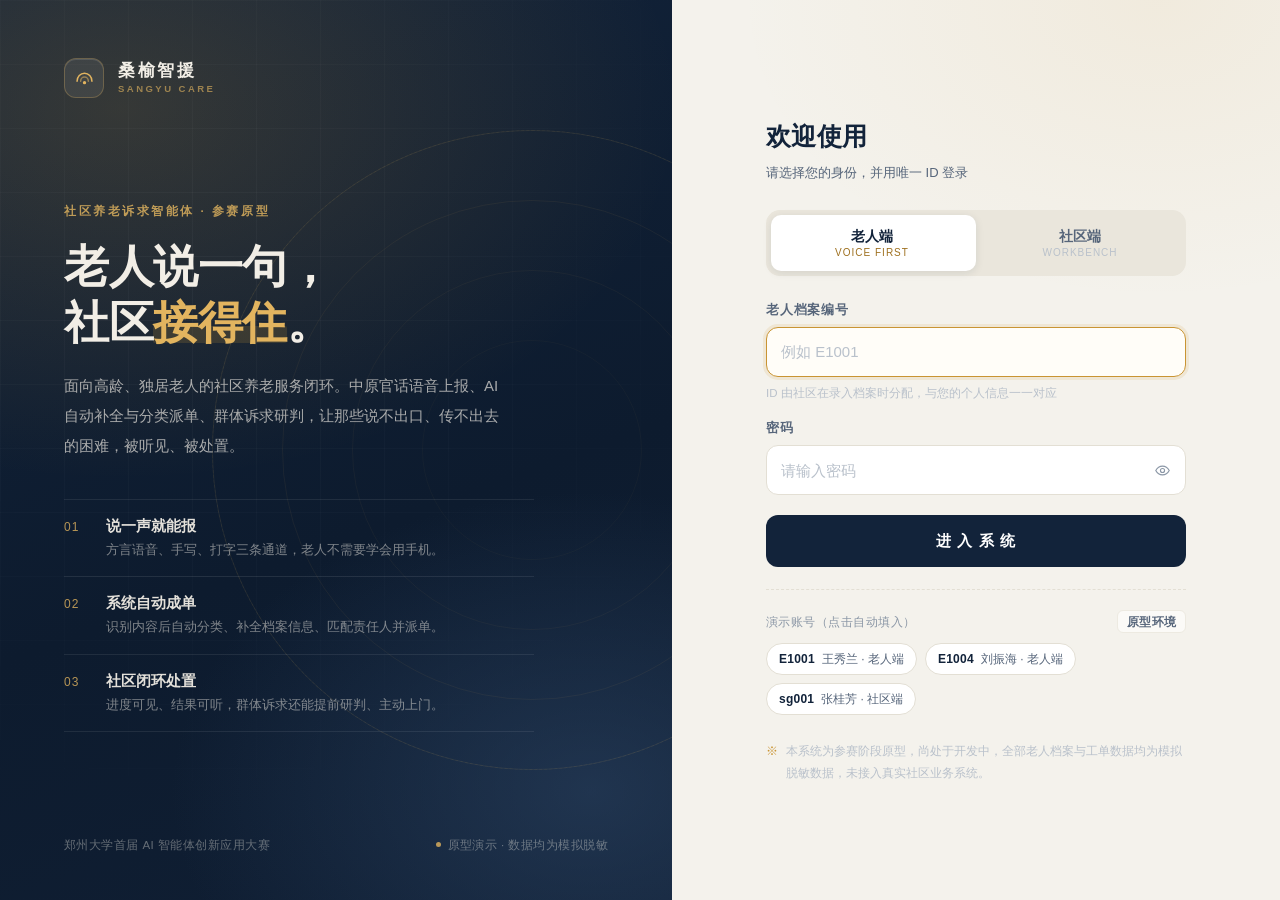
<file: index.html>
<!DOCTYPE html>
<html lang="zh-CN">
<head>
<meta charset="UTF-8">
<meta name="viewport" content="width=device-width, initial-scale=1">
<title>桑榆智援 · 登录</title>
<meta name="description" content="社区养老诉求智能体 —— 老人端与社区端统一入口">
<link rel="stylesheet" href="assets/css/base.css">
<link rel="stylesheet" href="assets/css/login.css">
</head>
<body class="login-page">

<div class="login">

  <!-- ================= 品牌区 ================= -->
  <section class="login-brand">
    <div class="rings"><span></span><span></span><span></span><span></span><span></span></div>

    <div class="top">
      <div class="brand-mark">
        <svg viewBox="0 0 24 24" fill="none" aria-hidden="true">
          <path d="M3.5 15.2c0-5.1 3.8-9.2 8.5-9.2s8.5 4.1 8.5 9.2" stroke="currentColor" stroke-width="1.7" stroke-linecap="round"/>
          <path d="M7.6 15.2c0-2.7 1.9-4.8 4.4-4.8s4.4 2.1 4.4 4.8" stroke="currentColor" stroke-width="1.7" stroke-linecap="round" opacity=".55"/>
          <circle cx="12" cy="16.8" r="1.9" fill="currentColor"/>
        </svg>
      </div>
      <div>
        <div class="brand-name">桑榆智援</div>
        <div class="brand-sub">SANGYU CARE</div>
      </div>
    </div>

    <div class="login-hero">
      <div class="eyebrow">社区养老诉求智能体 · 参赛原型</div>
      <h1>老人说一句，<br>社区<em>接得住</em>。</h1>
      <p>面向高龄、独居老人的社区养老服务闭环。中原官话语音上报、AI 自动补全与分类派单、群体诉求研判，让那些说不出口、传不出去的困难，被听见、被处置。</p>

      <div class="flow-list">
        <div class="flow-item">
          <div class="n">01</div>
          <div>
            <div class="t">说一声就能报</div>
            <div class="d">方言语音、手写、打字三条通道，老人不需要学会用手机。</div>
          </div>
        </div>
        <div class="flow-item">
          <div class="n">02</div>
          <div>
            <div class="t">系统自动成单</div>
            <div class="d">识别内容后自动分类、补全档案信息、匹配责任人并派单。</div>
          </div>
        </div>
        <div class="flow-item">
          <div class="n">03</div>
          <div>
            <div class="t">社区闭环处置</div>
            <div class="d">进度可见、结果可听，群体诉求还能提前研判、主动上门。</div>
          </div>
        </div>
      </div>
    </div>

    <div class="foot">
      <span>郑州大学首届 AI 智能体创新应用大赛</span>
      <span class="dotline"><i></i>原型演示 · 数据均为模拟脱敏</span>
    </div>
  </section>

  <!-- ================= 登录区 ================= -->
  <section class="login-panel">
    <div class="login-card">
      <h2>欢迎使用</h2>
      <p class="sub">请选择您的身份，并用唯一 ID 登录</p>

      <div class="roles" data-role="elder">
        <div class="slider"></div>
        <button type="button" class="on" data-role-btn="elder">
          老人端
          <small>VOICE FIRST</small>
        </button>
        <button type="button" data-role-btn="admin">
          社区端
          <small>WORKBENCH</small>
        </button>
      </div>

      <form class="login-form" id="loginForm" autocomplete="on" novalidate>
        <div class="field">
          <label for="uid" id="uidLabel">老人档案编号</label>
          <input class="input" id="uid" name="uid" type="text" placeholder="例如 E1001" autocomplete="username" spellcheck="false">
          <span class="field-hint" id="uidHint">ID 由社区在录入档案时分配，与您的个人信息一一对应</span>
        </div>

        <div class="field">
          <label for="pwd">密码</label>
          <div class="pw-wrap">
            <input class="input" id="pwd" name="pwd" type="password" placeholder="请输入密码" autocomplete="current-password">
            <button class="pw-toggle" type="button" id="pwToggle" aria-label="显示密码">
              <svg width="17" height="17" viewBox="0 0 24 24" fill="none" aria-hidden="true">
                <path d="M2.5 12S5.8 5.8 12 5.8 21.5 12 21.5 12 18.2 18.2 12 18.2 2.5 12 2.5 12Z" stroke="currentColor" stroke-width="1.6"/>
                <circle cx="12" cy="12" r="2.9" stroke="currentColor" stroke-width="1.6"/>
              </svg>
            </button>
          </div>
        </div>

        <div class="login-error" id="loginError">
          <svg width="14" height="14" viewBox="0 0 24 24" fill="none" aria-hidden="true"><circle cx="12" cy="12" r="9" stroke="currentColor" stroke-width="1.7"/><path d="M12 7.6v5.2M12 16.2v.2" stroke="currentColor" stroke-width="1.9" stroke-linecap="round"/></svg>
          <span id="loginErrorText"></span>
        </div>

        <button class="btn btn--block login-submit" type="submit" id="submitBtn">
          <span class="spinner"></span>
          <span class="txt">进 入 系 统</span>
        </button>
      </form>

      <div class="demo-box">
        <div class="hd">
          <span>演示账号（点击自动填入）</span>
          <span class="tag">原型环境</span>
        </div>
        <div class="demo-chips">
          <button class="demo-chip" type="button" data-fill="elder|E1001|123456"><b>E1001</b> 王秀兰 · 老人端</button>
          <button class="demo-chip" type="button" data-fill="elder|E1004|123456"><b>E1004</b> 刘振海 · 老人端</button>
          <button class="demo-chip" type="button" data-fill="admin|sg001|sq123456"><b>sg001</b> 张桂芳 · 社区端</button>
        </div>
      </div>

      <p class="login-note">
        <span class="ico">※</span>
        <span>本系统为参赛阶段原型，尚处于开发中，全部老人档案与工单数据均为模拟脱敏数据，未接入真实社区业务系统。</span>
      </p>
    </div>
  </section>

</div>

<div class="toast-wrap" id="toastWrap"></div>

<script src="assets/js/data.js"></script>
<script src="assets/js/store.js"></script>
<script src="assets/js/login.js"></script>
</body>
</html>
</file>
<file: assets/css/base.css>
/* ============================================================
   桑榆智援 · 设计系统
   深墨蓝 / 琥珀金 / 米白    —— 与项目展示 PPT 同一视觉语言
   ============================================================ */

:root {
  --ink: #12233A;
  --ink-2: #1B3050;
  --ink-3: #2E4767;
  --ink-soft: #3D5779;

  --amber: #C99433;
  --amber-l: #E2B45F;
  --amber-xl: #F3DFB8;
  --amber-d: #9E701F;

  --cream: #F4F2EC;
  --paper: #FBFAF7;
  --white: #FFFFFF;

  --slate: #56657A;
  --slate-l: #8B97A6;
  --slate-xl: #B9C1CB;

  --line: #E3DFD4;
  --line-2: #EDEAE1;

  --pos: #457A56;
  --pos-bg: #EAF2EC;
  --neg: #B0403A;
  --neg-bg: #F9EAE8;
  --info: #36689C;
  --info-bg: #E9F0F7;
  --violet: #63548C;
  --violet-bg: #EFECF6;
  --warn-bg: #FBF1DC;

  --r-s: 10px;
  --r-m: 16px;
  --r-l: 22px;
  --r-xl: 28px;

  --sh-s: 0 1px 2px rgba(18, 35, 58, .05);
  --sh-m: 0 8px 28px -12px rgba(18, 35, 58, .16);
  --sh-l: 0 24px 70px -30px rgba(18, 35, 58, .34);

  --ease: cubic-bezier(.22, .61, .36, 1);
  --ease-out: cubic-bezier(.16, 1, .3, 1);

  --font: "PingFang SC", "HarmonyOS Sans SC", "Microsoft YaHei UI", "Microsoft YaHei",
          "Source Han Sans SC", "Noto Sans SC", -apple-system, sans-serif;
  --font-num: "Bahnschrift", "DIN Alternate", "Optima", "Segoe UI", var(--font);
}

* { box-sizing: border-box; }

html { -webkit-text-size-adjust: 100%; }

body {
  margin: 0;
  font-family: var(--font);
  background: var(--cream);
  color: var(--ink);
  font-size: 16px;
  line-height: 1.6;
  -webkit-font-smoothing: antialiased;
  text-rendering: optimizeLegibility;
}

h1, h2, h3, h4, p, figure { margin: 0; }
ul, ol { margin: 0; padding: 0; list-style: none; }
a { color: inherit; text-decoration: none; }
button { font-family: inherit; }
img { max-width: 100%; display: block; }

::selection { background: var(--amber-xl); color: var(--ink); }

/* 细滚动条 */
* { scrollbar-width: thin; scrollbar-color: #CFC9BB transparent; }
*::-webkit-scrollbar { width: 8px; height: 8px; }
*::-webkit-scrollbar-thumb { background: #D5CFC1; border-radius: 8px; }
*::-webkit-scrollbar-thumb:hover { background: #C3BCAC; }
*::-webkit-scrollbar-track { background: transparent; }

/* ---------- 排版 ---------- */
.num { font-family: var(--font-num); font-variant-numeric: tabular-nums; letter-spacing: -.01em; }

.eyebrow {
  font-size: 11.5px;
  letter-spacing: .22em;
  text-transform: uppercase;
  color: var(--slate-l);
  font-weight: 600;
}
.eyebrow--amber { color: var(--amber-d); }

.lead { color: var(--slate); font-size: 14.5px; line-height: 1.8; }

/* ---------- 卡片 ---------- */
.card {
  background: var(--white);
  border: 1px solid var(--line-2);
  border-radius: var(--r-l);
  box-shadow: var(--sh-s);
}
.card--pad { padding: 22px 24px; }
.card--flush { overflow: hidden; }

.card-hd {
  display: flex;
  align-items: center;
  justify-content: space-between;
  gap: 12px;
  padding: 18px 22px;
  border-bottom: 1px solid var(--line-2);
}
.card-hd h3 { font-size: 15px; font-weight: 700; letter-spacing: .01em; }
.card-hd .sub { font-size: 12px; color: var(--slate-l); }

/* ---------- 按钮 ---------- */
.btn {
  --bg: var(--ink);
  --fg: #fff;
  display: inline-flex;
  align-items: center;
  justify-content: center;
  gap: 8px;
  height: 40px;
  padding: 0 18px;
  border: 1px solid transparent;
  border-radius: 999px;
  background: var(--bg);
  color: var(--fg);
  font-size: 13.5px;
  font-weight: 600;
  letter-spacing: .02em;
  cursor: pointer;
  transition: transform .22s var(--ease), box-shadow .22s var(--ease),
              background .22s var(--ease), border-color .22s var(--ease), opacity .2s;
  white-space: nowrap;
  user-select: none;
}
.btn:hover { transform: translateY(-1px); box-shadow: var(--sh-m); }
.btn:active { transform: translateY(0) scale(.99); }
.btn:disabled { opacity: .45; cursor: not-allowed; transform: none; box-shadow: none; }

.btn--ghost { --bg: transparent; --fg: var(--ink); border-color: var(--line); }
.btn--ghost:hover { background: var(--paper); border-color: #D3CDBF; }
.btn--amber { --bg: var(--amber); --fg: #fff; }
.btn--amber:hover { --bg: var(--amber-d); }
.btn--soft { --bg: var(--paper); --fg: var(--ink); border-color: var(--line-2); }
.btn--danger { --bg: var(--neg); --fg: #fff; }
.btn--sm { height: 32px; padding: 0 14px; font-size: 12.5px; }
.btn--block { width: 100%; }

.icon-btn {
  width: 38px; height: 38px;
  display: inline-flex; align-items: center; justify-content: center;
  border: 1px solid var(--line); border-radius: 50%;
  background: var(--white); color: var(--slate);
  cursor: pointer; transition: all .2s var(--ease); position: relative;
}
.icon-btn:hover { color: var(--ink); border-color: #D3CDBF; background: var(--paper); }
.icon-btn svg { width: 17px; height: 17px; }

.link-btn {
  background: none; border: 0; padding: 0; cursor: pointer;
  color: var(--amber-d); font-size: 12.5px; font-weight: 600;
  border-bottom: 1px solid transparent; transition: border-color .2s;
}
.link-btn:hover { border-bottom-color: currentColor; }

/* ---------- 标签 / 状态 ---------- */
.tag {
  display: inline-flex; align-items: center; gap: 5px;
  height: 23px; padding: 0 9px;
  border-radius: 6px;
  font-size: 11.5px; font-weight: 600; letter-spacing: .02em;
  background: var(--paper); color: var(--slate);
  border: 1px solid var(--line-2);
  white-space: nowrap;
}
.tag--amber { background: var(--warn-bg); color: var(--amber-d); border-color: #F0E0BD; }
.tag--blue { background: var(--info-bg); color: var(--info); border-color: #D5E3F0; }
.tag--green { background: var(--pos-bg); color: var(--pos); border-color: #D6E6DA; }
.tag--red { background: var(--neg-bg); color: var(--neg); border-color: #EFD6D3; }
.tag--violet { background: var(--violet-bg); color: var(--violet); border-color: #DFD9EE; }

.dot {
  width: 6px; height: 6px; border-radius: 50%;
  background: currentColor; flex: none;
}
.dot--pulse { animation: dotPulse 2.2s var(--ease) infinite; }
@keyframes dotPulse {
  0%, 100% { box-shadow: 0 0 0 0 currentColor; opacity: 1; }
  50% { box-shadow: 0 0 0 4px rgba(255,255,255,0); opacity: .55; }
}

/* ---------- 表单 ---------- */
.field { display: flex; flex-direction: column; gap: 7px; }
.field > label {
  font-size: 12px; font-weight: 600; color: var(--slate);
  letter-spacing: .06em;
}
.input, .select, .textarea {
  width: 100%;
  height: 42px;
  padding: 0 14px;
  border: 1px solid var(--line);
  border-radius: var(--r-s);
  background: var(--white);
  color: var(--ink);
  font-family: inherit;
  font-size: 14px;
  transition: border-color .2s var(--ease), box-shadow .2s var(--ease), background .2s;
  outline: none;
}
.textarea { height: auto; min-height: 96px; padding: 12px 14px; line-height: 1.7; resize: vertical; }
.input:hover, .select:hover, .textarea:hover { border-color: #D3CDBF; }
.input:focus, .select:focus, .textarea:focus {
  border-color: var(--amber);
  box-shadow: 0 0 0 3px rgba(201, 148, 51, .13);
  background: #FFFDF9;
}
.input::placeholder, .textarea::placeholder { color: var(--slate-xl); }

.select {
  appearance: none;
  background-image: url("data:image/svg+xml,%3Csvg xmlns='http://www.w3.org/2000/svg' width='12' height='8' viewBox='0 0 12 8'%3E%3Cpath d='M1 1.5L6 6.5L11 1.5' stroke='%2356657A' stroke-width='1.6' fill='none' stroke-linecap='round'/%3E%3C/svg%3E");
  background-repeat: no-repeat;
  background-position: right 14px center;
  padding-right: 34px;
  cursor: pointer;
}

.search {
  position: relative; display: flex; align-items: center;
}
.search svg {
  position: absolute; left: 13px; width: 15px; height: 15px;
  color: var(--slate-l); pointer-events: none;
}
.search .input { padding-left: 37px; }

/* ---------- 空状态 ---------- */
.empty {
  display: flex; flex-direction: column; align-items: center; justify-content: center;
  gap: 8px; padding: 46px 20px; text-align: center; color: var(--slate-l);
}
.empty .ico {
  width: 46px; height: 46px; border-radius: 14px;
  display: grid; place-items: center;
  background: var(--paper); border: 1px solid var(--line-2);
  font-size: 19px; color: var(--slate-xl);
}
.empty p { font-size: 13px; }

/* ---------- 动画 ---------- */
@keyframes fadeUp {
  from { opacity: 0; transform: translateY(14px); }
  to { opacity: 1; transform: none; }
}
@keyframes fadeIn { from { opacity: 0; } to { opacity: 1; } }
@keyframes riseIn {
  from { opacity: 0; transform: translateY(10px) scale(.985); }
  to { opacity: 1; transform: none; }
}
@keyframes slideRight {
  from { opacity: 0; transform: translateX(-12px); }
  to { opacity: 1; transform: none; }
}

.reveal { animation: fadeUp .62s var(--ease-out) both; animation-delay: calc(var(--d, 0) * 55ms); }
.fade-in { animation: fadeIn .5s var(--ease) both; animation-delay: calc(var(--d, 0) * 55ms); }

@media (prefers-reduced-motion: reduce) {
  *, *::before, *::after {
    animation-duration: .01ms !important;
    animation-delay: .01ms !important;
    animation-iteration-count: 1 !important;
    transition-duration: .01ms !important;
    transition-delay: 0s !important;
    scroll-behavior: auto !important;
  }
}

/* ---------- 提示条 ---------- */
.toast-wrap {
  position: fixed; left: 50%; bottom: 34px; transform: translateX(-50%);
  display: flex; flex-direction: column; gap: 10px; z-index: 9000;
  pointer-events: none; align-items: center;
}
.toast {
  display: flex; align-items: center; gap: 9px;
  padding: 11px 20px;
  background: rgba(18, 35, 58, .95);
  color: #fff; border-radius: 999px;
  font-size: 13px; font-weight: 500;
  box-shadow: var(--sh-l);
  animation: toastIn .4s var(--ease-out) both;
  backdrop-filter: blur(8px);
  max-width: min(88vw, 520px);
}
.toast--ok { background: rgba(69, 122, 86, .96); }
.toast--warn { background: rgba(158, 112, 31, .96); }
.toast--err { background: rgba(176, 64, 58, .96); }
.toast.out { animation: toastOut .3s var(--ease) both; }
@keyframes toastIn {
  from { opacity: 0; transform: translateY(12px) scale(.96); }
  to { opacity: 1; transform: none; }
}
@keyframes toastOut {
  to { opacity: 0; transform: translateY(-6px) scale(.97); }
}

/* ---------- 弹层 ---------- */
.mask {
  position: fixed; inset: 0; z-index: 8000;
  background: rgba(18, 35, 58, .42);
  backdrop-filter: blur(3px);
  display: flex; align-items: center; justify-content: center;
  padding: 24px;
  animation: fadeIn .26s var(--ease) both;
}
.mask.out { animation: fadeIn .2s var(--ease) reverse both; }

.modal {
  background: var(--white);
  border-radius: var(--r-xl);
  box-shadow: var(--sh-l);
  width: min(560px, 100%);
  max-height: min(88vh, 860px);
  display: flex; flex-direction: column;
  overflow: hidden;
  animation: riseIn .38s var(--ease-out) both;
}
.modal--lg { width: min(880px, 100%); }
.modal--sm { width: min(420px, 100%); }

.modal-hd {
  padding: 22px 26px 16px;
  display: flex; align-items: flex-start; justify-content: space-between; gap: 14px;
}
.modal-hd h3 { font-size: 18px; font-weight: 700; letter-spacing: .01em; }
.modal-hd .sub { font-size: 12.5px; color: var(--slate-l); margin-top: 3px; }
.modal-bd { padding: 0 26px 6px; overflow-y: auto; flex: 1; }
.modal-ft {
  padding: 16px 26px 22px;
  display: flex; gap: 10px; justify-content: flex-end;
  border-top: 1px solid var(--line-2);
  margin-top: 10px;
}

/* ---------- 骨架屏 ---------- */
.skel {
  background: linear-gradient(90deg, #EFECE4 25%, #F7F5EF 37%, #EFECE4 63%);
  background-size: 400% 100%;
  animation: shimmer 1.4s ease infinite;
  border-radius: 6px;
}
@keyframes shimmer {
  0% { background-position: 100% 50%; }
  100% { background-position: 0 50%; }
}

/* ---------- 品牌标记 ---------- */
.brand-mark {
  width: 40px; height: 40px; border-radius: 12px;
  display: grid; place-items: center; flex: none;
  background: linear-gradient(150deg, var(--ink-2), var(--ink));
  color: var(--amber-l);
  box-shadow: inset 0 1px 0 rgba(255, 255, 255, .12);
}
.brand-mark svg { width: 21px; height: 21px; }

.brand-name {
  font-size: 16px; font-weight: 700; letter-spacing: .16em;
  color: var(--ink); line-height: 1.25;
}
.brand-sub {
  font-size: 9.5px; letter-spacing: .26em; color: var(--slate-xl);
  text-transform: uppercase; font-weight: 600;
}

.sr-only {
  position: absolute; width: 1px; height: 1px;
  padding: 0; margin: -1px; overflow: hidden;
  clip: rect(0, 0, 0, 0); white-space: nowrap; border: 0;
}
</file>
<file: assets/css/login.css>
/* ============================================================
   登录页
   ============================================================ */
body.login-page {
  min-height: 100vh;
  background: var(--cream);
  overflow-x: hidden;
}

.login {
  min-height: 100vh;
  display: grid;
  grid-template-columns: 1.05fr .95fr;
}

/* ---------- 左侧品牌区 ---------- */
.login-brand {
  position: relative;
  background:
    radial-gradient(900px 600px at 18% 12%, rgba(201, 148, 51, .20), transparent 62%),
    radial-gradient(700px 500px at 88% 88%, rgba(46, 71, 103, .55), transparent 60%),
    linear-gradient(160deg, #12233A 0%, #0D1B2E 58%, #101F34 100%);
  color: #F2EEE6;
  padding: 58px 64px 46px;
  display: flex;
  flex-direction: column;
  justify-content: space-between;
  overflow: hidden;
}

/* 细网格 */
.login-brand::before {
  content: '';
  position: absolute; inset: 0;
  background-image:
    linear-gradient(rgba(255, 255, 255, .035) 1px, transparent 1px),
    linear-gradient(90deg, rgba(255, 255, 255, .035) 1px, transparent 1px);
  background-size: 64px 64px;
  mask-image: radial-gradient(circle at 30% 30%, #000 0%, transparent 78%);
  pointer-events: none;
}

/* 同心圆装饰 */
.rings {
  position: absolute;
  right: -180px; top: 50%;
  transform: translateY(-50%);
  width: 640px; height: 640px;
  pointer-events: none;
  opacity: .5;
}
.rings span {
  position: absolute; inset: 0;
  border: 1px solid rgba(226, 180, 95, .18);
  border-radius: 50%;
}
.rings span:nth-child(2) { inset: 70px; border-color: rgba(226, 180, 95, .13); }
.rings span:nth-child(3) { inset: 140px; border-color: rgba(226, 180, 95, .10); }
.rings span:nth-child(4) { inset: 210px; border-color: rgba(226, 180, 95, .07); }
.rings span:nth-child(5) {
  inset: 0;
  border: 1px dashed rgba(226, 180, 95, .12);
  animation: spin 90s linear infinite;
}
@keyframes spin { to { transform: rotate(360deg); } }

.login-brand .top,
.login-brand .login-hero,
.login-brand .foot { position: relative; z-index: 2; }

.login-brand .top { display: flex; align-items: center; gap: 14px; }
.login-brand .top .brand-name { color: #F2EEE6; font-size: 17px; }
.login-brand .top .brand-sub { color: rgba(226, 180, 95, .62); }
.login-brand .top .brand-mark { background: rgba(255, 255, 255, .07); border: 1px solid rgba(226, 180, 95, .28); }

.login-hero { max-width: 520px; }
.login-hero .eyebrow { color: rgba(226, 180, 95, .82); }
.login-hero h1 {
  font-size: clamp(34px, 3.5vw, 52px);
  line-height: 1.26;
  letter-spacing: -.01em;
  font-weight: 700;
  margin: 18px 0 20px;
}
.login-hero h1 em {
  font-style: normal;
  color: var(--amber-l);
  position: relative;
  white-space: nowrap;
}
.login-hero h1 em::after {
  content: '';
  position: absolute; left: 0; right: 0; bottom: 4px; height: .38em;
  background: rgba(201, 148, 51, .18);
  border-radius: 2px;
  z-index: -1;
}
.login-hero p {
  font-size: 15px;
  line-height: 2;
  color: rgba(242, 238, 230, .68);
  max-width: 440px;
}

.flow-list { display: flex; flex-direction: column; gap: 0; margin-top: 38px; max-width: 470px; }
.flow-item {
  display: flex; align-items: flex-start; gap: 16px;
  padding: 15px 0;
  border-top: 1px solid rgba(255, 255, 255, .08);
}
.flow-item:last-child { border-bottom: 1px solid rgba(255, 255, 255, .08); }
.flow-item .n {
  font-family: var(--font-num);
  font-size: 12px; letter-spacing: .1em;
  color: rgba(226, 180, 95, .8);
  padding-top: 3px; width: 26px; flex: none;
}
.flow-item .t { font-size: 14.5px; font-weight: 600; color: rgba(242, 238, 230, .94); }
.flow-item .d { font-size: 12.5px; color: rgba(242, 238, 230, .5); margin-top: 2px; line-height: 1.7; }

.login-brand .foot {
  display: flex; align-items: center; justify-content: space-between;
  gap: 16px; font-size: 11.5px; color: rgba(242, 238, 230, .38);
  letter-spacing: .04em;
}
.login-brand .foot .dotline { display: flex; align-items: center; gap: 7px; }
.login-brand .foot i {
  width: 5px; height: 5px; border-radius: 50%;
  background: var(--amber-l); opacity: .8;
  display: inline-block;
}

/* ---------- 右侧表单区 ---------- */
.login-panel {
  display: flex; align-items: center; justify-content: center;
  padding: 48px 40px;
  background:
    radial-gradient(700px 500px at 80% 0%, rgba(201, 148, 51, .08), transparent 60%),
    var(--cream);
}

.login-card {
  width: min(420px, 100%);
  animation: fadeUp .7s var(--ease-out) both;
}
.login-card > h2 {
  font-size: 25px; font-weight: 700; letter-spacing: .01em;
}
.login-card > .sub {
  font-size: 13px; color: var(--slate); margin-top: 7px; margin-bottom: 26px;
}

/* 角色切换 */
.roles {
  display: grid; grid-template-columns: 1fr 1fr; gap: 6px;
  padding: 5px;
  background: #EAE6DC;
  border-radius: 14px;
  margin-bottom: 24px;
  position: relative;
}
.roles button {
  position: relative; z-index: 2;
  height: 56px;
  border: 0; background: transparent;
  border-radius: 10px;
  cursor: pointer;
  font-size: 13.5px; font-weight: 600;
  color: var(--slate);
  display: flex; flex-direction: column; align-items: center; justify-content: center; gap: 1px;
  transition: color .3s var(--ease);
}
.roles button small {
  font-size: 10px; font-weight: 500; letter-spacing: .1em;
  color: var(--slate-xl); transition: color .3s var(--ease);
}
.roles button.on { color: var(--ink); }
.roles button.on small { color: var(--amber-d); }
.roles .slider {
  position: absolute; z-index: 1;
  top: 5px; left: 5px;
  width: calc(50% - 5px); height: calc(100% - 10px);
  background: var(--white);
  border-radius: 10px;
  box-shadow: 0 2px 8px rgba(18, 35, 58, .10);
  transition: transform .42s var(--ease);
}
.roles[data-role="admin"] .slider { transform: translateX(calc(100% + 0px)); }

.login-form { display: flex; flex-direction: column; gap: 16px; }
.login-form .field > label { font-size: 12.5px; }
.login-form .input { height: 50px; font-size: 15px; border-radius: 12px; }
.login-form .input:focus { background: #FFFDF8; }

.field-hint { font-size: 11.5px; color: var(--slate-xl); }

.pw-wrap { position: relative; }
.pw-wrap .input { padding-right: 46px; }
.pw-toggle {
  position: absolute; right: 6px; top: 50%; transform: translateY(-50%);
  width: 36px; height: 36px; border: 0; background: transparent;
  color: var(--slate-l); cursor: pointer; border-radius: 8px;
  display: grid; place-items: center;
}
.pw-toggle:hover { color: var(--ink); background: var(--paper); }

.login-error {
  display: none;
  align-items: center; gap: 8px;
  font-size: 12.5px; color: var(--neg);
  background: var(--neg-bg);
  border: 1px solid #EFD6D3;
  border-radius: 10px;
  padding: 9px 12px;
  animation: fadeUp .3s var(--ease);
}
.login-error.show { display: flex; }

.login-submit {
  height: 52px;
  border-radius: 12px;
  font-size: 15px;
  letter-spacing: .08em;
  margin-top: 4px;
}
.login-submit.loading { pointer-events: none; opacity: .7; }
.login-submit .spinner {
  width: 15px; height: 15px; border-radius: 50%;
  border: 2px solid rgba(255, 255, 255, .35);
  border-top-color: #fff;
  animation: rot .7s linear infinite;
  display: none;
}
.login-submit.loading .spinner { display: block; }
@keyframes rot { to { transform: rotate(360deg); } }

/* 演示账号 */
.demo-box {
  margin-top: 22px;
  padding-top: 20px;
  border-top: 1px dashed var(--line);
}
.demo-box .hd {
  display: flex; align-items: center; justify-content: space-between;
  font-size: 11.5px; color: var(--slate-l); margin-bottom: 10px;
  letter-spacing: .04em;
}
.demo-chips { display: flex; flex-wrap: wrap; gap: 8px; }
.demo-chip {
  display: inline-flex; align-items: center; gap: 7px;
  height: 32px; padding: 0 12px;
  border: 1px solid var(--line);
  background: var(--white);
  border-radius: 999px;
  font-size: 12px; color: var(--slate);
  cursor: pointer;
  transition: all .2s var(--ease);
}
.demo-chip:hover { border-color: var(--amber); color: var(--ink); transform: translateY(-1px); box-shadow: var(--sh-s); }
.demo-chip b { font-family: var(--font-num); color: var(--ink); font-weight: 600; letter-spacing: .02em; }

.login-note {
  margin-top: 26px;
  font-size: 11.5px;
  line-height: 1.85;
  color: var(--slate-xl);
  display: flex; gap: 8px;
}
.login-note span.ico { color: var(--amber); flex: none; }

/* ---------- 响应式 ---------- */
@media (max-width: 980px) {
  .login { grid-template-columns: 1fr; }
  .login-brand { padding: 40px 32px 34px; min-height: auto; }
  .login-brand .login-hero h1 { font-size: 30px; }
  .flow-list { display: none; }
  .login-brand .foot { margin-top: 28px; }
  .login-panel { padding: 34px 24px 60px; }
  .rings { display: none; }
}
</file>
<file: assets/css/admin.css>
/* ============================================================
   社区端 · 工作台
   ============================================================ */
body.admin { background: #F2F0E9; overflow-x: hidden; }

.adm { display: flex; min-height: 100vh; }

/* ---------------- 侧栏 ---------------- */
.side {
  width: 238px;
  flex: none;
  position: fixed; inset: 0 auto 0 0;
  background: #FBFAF7;
  border-right: 1px solid var(--line);
  display: flex; flex-direction: column;
  z-index: 200;
}
.side-top {
  padding: 22px 20px 18px;
  display: flex; align-items: center; gap: 12px;
  border-bottom: 1px solid var(--line-2);
}
.side-top .brand-mark { width: 36px; height: 36px; border-radius: 11px; }
.side-top .brand-name { font-size: 14.5px; letter-spacing: .17em; }
.side-top .brand-sub { font-size: 8.5px; letter-spacing: .2em; color: var(--slate-xl); }

.side-org {
  margin: 14px 14px 4px;
  padding: 11px 13px;
  background: var(--white);
  border: 1px solid var(--line-2);
  border-radius: 12px;
  display: flex; align-items: center; gap: 10px;
}
.side-org .ic {
  width: 30px; height: 30px; border-radius: 8px; flex: none;
  display: grid; place-items: center;
  background: #F1EDE3; color: var(--ink-3);
}
.side-org .ic svg { width: 15px; height: 15px; }
.side-org .tx { min-width: 0; }
.side-org .t { font-size: 12.5px; font-weight: 650; letter-spacing: .02em; }
.side-org .d { font-size: 10.5px; color: var(--slate-l); letter-spacing: .04em; }

.nav { padding: 14px 12px; display: flex; flex-direction: column; gap: 3px; flex: 1; overflow-y: auto; }
.nav .grp {
  font-size: 10px; letter-spacing: .18em; color: var(--slate-xl);
  font-weight: 700; padding: 12px 10px 6px;
}
.nav-item {
  display: flex; align-items: center; gap: 11px;
  height: 42px; padding: 0 12px;
  border-radius: 10px;
  color: var(--slate);
  cursor: pointer;
  font-size: 13.5px; font-weight: 550;
  transition: background .2s var(--ease), color .2s var(--ease);
  position: relative;
  border: 0; background: transparent; width: 100%; text-align: left;
}
.nav-item svg { width: 17px; height: 17px; flex: none; opacity: .84; }
.nav-item:hover { background: #F2EEE5; color: var(--ink); }
.nav-item.on {
  background: linear-gradient(100deg, #1B3050, #12233A);
  color: #F3EFE6;
  box-shadow: 0 8px 20px -12px rgba(18, 35, 58, .7);
}
.nav-item.on svg { opacity: 1; color: var(--amber-l); }
.nav-item .cnt {
  margin-left: auto;
  min-width: 20px; height: 18px; padding: 0 6px;
  border-radius: 9px;
  background: #EDE8DD; color: var(--slate);
  font-size: 10.5px; font-weight: 700;
  display: grid; place-items: center;
  font-family: var(--font-num);
}
.nav-item.on .cnt { background: rgba(226, 180, 95, .22); color: var(--amber-l); }
.nav-item .cnt.hot { background: var(--neg); color: #fff; }

.side-foot { padding: 12px; border-top: 1px solid var(--line-2); }
.side-user {
  display: flex; align-items: center; gap: 10px;
  padding: 9px 10px; border-radius: 10px;
  transition: background .2s;
}
.side-user:hover { background: #F2EEE5; }
.side-user .ava {
  width: 34px; height: 34px; border-radius: 50%; flex: none;
  display: grid; place-items: center;
  background: linear-gradient(150deg, #2E4767, #12233A);
  color: var(--amber-l); font-size: 13px; font-weight: 600;
}
.side-user .tx { min-width: 0; flex: 1; }
.side-user .n { font-size: 12.5px; font-weight: 650; }
.side-user .r { font-size: 10.5px; color: var(--slate-l); }
.side-user .out { color: var(--slate-l); cursor: pointer; padding: 4px; border: 0; background: none; }
.side-user .out:hover { color: var(--neg); }
.side-user .out svg { width: 15px; height: 15px; }

/* ---------------- 主区 ---------------- */
.main { margin-left: 238px; flex: 1; min-width: 0; display: flex; flex-direction: column; }

.topbar {
  height: 72px; flex: none;
  display: flex; align-items: center; gap: 18px;
  padding: 0 32px;
  background: rgba(248, 246, 240, .82);
  backdrop-filter: blur(14px);
  border-bottom: 1px solid var(--line);
  position: sticky; top: 0; z-index: 150;
}
.topbar .ttl { min-width: 0; }
.topbar .ttl h1 { font-size: 18px; font-weight: 700; letter-spacing: .01em; }
.topbar .ttl p { font-size: 11.5px; color: var(--slate-l); margin-top: 1px; letter-spacing: .03em; }
.topbar .grow { flex: 1; }

.top-search { position: relative; width: 260px; }
.top-search input {
  width: 100%; height: 38px;
  border: 1px solid var(--line);
  background: var(--white);
  border-radius: 10px;
  padding: 0 12px 0 36px;
  font-size: 13px; font-family: inherit; color: var(--ink);
  outline: none;
  transition: all .2s var(--ease);
}
.top-search input:focus { border-color: var(--amber); box-shadow: 0 0 0 3px rgba(201,148,51,.12); }
.top-search svg {
  position: absolute; left: 12px; top: 50%; transform: translateY(-50%);
  width: 15px; height: 15px; color: var(--slate-l);
}
.top-search .kbd {
  position: absolute; right: 8px; top: 50%; transform: translateY(-50%);
  font-size: 10px; color: var(--slate-xl);
  border: 1px solid var(--line); border-radius: 4px; padding: 1px 5px;
  background: var(--paper);
}

.bell-badge {
  position: absolute; top: 6px; right: 6px;
  min-width: 15px; height: 15px; padding: 0 4px;
  border-radius: 8px; background: var(--neg); color: #fff;
  font-size: 9.5px; font-weight: 700;
  display: grid; place-items: center;
  border: 2px solid #F8F6F0;
  font-family: var(--font-num);
}

.view { padding: 24px 32px 54px; flex: 1; }
.view[hidden] { display: none; }

/* 入场 */
.view > * { animation: fadeUp .5s var(--ease-out) both; }
.view > *:nth-child(1) { animation-delay: 0ms; }
.view > *:nth-child(2) { animation-delay: 40ms; }
.view > *:nth-child(3) { animation-delay: 80ms; }
.view > *:nth-child(4) { animation-delay: 120ms; }
.view > *:nth-child(5) { animation-delay: 160ms; }

/* ---------------- 数据卡 ---------------- */
.stats { display: grid; grid-template-columns: repeat(4, 1fr); gap: 14px; }
.stat {
  background: var(--white);
  border: 1px solid var(--line-2);
  border-radius: 16px;
  padding: 17px 18px 15px;
  position: relative;
  overflow: hidden;
  transition: all .25s var(--ease);
}
.stat:hover { box-shadow: var(--sh-m); transform: translateY(-2px); border-color: #DCD6C8; }
.stat .lb { font-size: 11.5px; color: var(--slate); letter-spacing: .06em; display: flex; align-items: center; gap: 6px; }
.stat .lb svg { width: 13px; height: 13px; opacity: .6; }
.stat .v {
  font-family: var(--font-num);
  font-size: 32px; font-weight: 600; line-height: 1.15;
  margin-top: 7px; letter-spacing: -.01em;
}
.stat .v small { font-size: 13px; font-weight: 500; color: var(--slate-l); margin-left: 3px; font-family: var(--font); }
.stat .ft { font-size: 11px; color: var(--slate-l); margin-top: 5px; display: flex; align-items: center; gap: 5px; }
.stat .ft .up { color: var(--neg); font-weight: 600; }
.stat .ft .dn { color: var(--pos); font-weight: 600; }
.stat .spark { position: absolute; right: 12px; bottom: 12px; opacity: .5; }
.stat--hot { background: linear-gradient(150deg, #1B3050, #12233A); border-color: transparent; color: #F3EFE6; }
.stat--hot .lb, .stat--hot .v small, .stat--hot .ft { color: rgba(243, 239, 230, .6); }
.stat--hot .v { color: #fff; }
.stat--hot .lb svg { color: var(--amber-l); opacity: 1; }

/* ---------------- 通用板块 ---------------- */
.panel {
  background: var(--white);
  border: 1px solid var(--line-2);
  border-radius: 18px;
  display: flex; flex-direction: column;
  min-width: 0;
}
.panel-hd {
  display: flex; align-items: center; justify-content: space-between; gap: 12px;
  padding: 16px 20px 12px;
}
.panel-hd h3 { font-size: 14.5px; font-weight: 700; letter-spacing: .02em; }
.panel-hd .sub { font-size: 11.5px; color: var(--slate-l); margin-top: 1px; }
.panel-hd .acts { display: flex; align-items: center; gap: 8px; }
.panel-bd { padding: 0 20px 18px; flex: 1; min-height: 0; }

.seg {
  display: inline-flex; padding: 3px; gap: 2px;
  background: #F1EEE6; border-radius: 9px;
}
.seg button {
  height: 28px; padding: 0 11px;
  border: 0; background: transparent; border-radius: 7px;
  font-size: 11.5px; font-weight: 600; color: var(--slate);
  cursor: pointer; transition: all .2s var(--ease); white-space: nowrap;
}
.seg button.on { background: var(--white); color: var(--ink); box-shadow: 0 1px 3px rgba(18,35,58,.09); }

/* ---------------- 布局网格 ---------------- */
.grid-dash {
  display: grid;
  grid-template-columns: 1.62fr 1fr;
  gap: 14px;
  margin-top: 14px;
}
.grid-2 { display: grid; grid-template-columns: 1fr 1fr; gap: 14px; margin-top: 14px; }
.grid-3 { display: grid; grid-template-columns: repeat(3, 1fr); gap: 14px; margin-top: 14px; }
.grid-a { display: grid; grid-template-columns: 1.1fr 1fr; gap: 14px; margin-top: 14px; }

/* ---------------- 图例 / 图表 ---------------- */
.legend { display: flex; flex-wrap: wrap; gap: 10px 16px; margin-top: 12px; }
.legend .it { display: flex; align-items: center; gap: 6px; font-size: 11.5px; color: var(--slate); }
.legend .it i { width: 8px; height: 8px; border-radius: 2.5px; flex: none; }
.legend .it b { font-family: var(--font-num); color: var(--ink); font-weight: 600; margin-left: 1px; }

.chart-svg { width: 100%; height: auto; display: block; overflow: visible; }
.chart-empty { display: grid; place-items: center; height: 180px; color: var(--slate-xl); font-size: 12.5px; }

.tip {
  position: fixed;
  background: rgba(18, 35, 58, .95);
  color: #fff; font-size: 11.5px;
  padding: 5px 9px; border-radius: 6px;
  pointer-events: none; z-index: 9999;
  white-space: nowrap;
  transform: translate(-50%, -130%);
  opacity: 0; transition: opacity .15s;
  backdrop-filter: blur(6px);
}
.tip.on { opacity: 1; }

/* ---------------- 工单行 ---------------- */
.toolbar {
  display: flex; align-items: center; gap: 10px;
  flex-wrap: wrap;
  padding: 14px 18px;
  background: var(--white);
  border: 1px solid var(--line-2);
  border-radius: 14px;
  margin-bottom: 12px;
}
.toolbar .search { width: 250px; }
.toolbar .search .input { height: 36px; font-size: 13px; }
.toolbar .select { width: auto; min-width: 118px; height: 36px; font-size: 12.5px; }
.toolbar .grow { flex: 1; }
.toolbar .cnt-label { font-size: 12px; color: var(--slate-l); }

.ticket-list {
  background: var(--white);
  border: 1px solid var(--line-2);
  border-radius: 16px;
  overflow: hidden;
}
.tk {
  display: grid;
  grid-template-columns: 30px 1.55fr 1fr 96px 84px 88px 78px;
  align-items: center;
  gap: 12px;
  padding: 13px 18px;
  border-bottom: 1px solid var(--line-2);
  cursor: pointer;
  transition: background .18s var(--ease);
  position: relative;
}
.tk:last-child { border-bottom: 0; }
.tk:hover { background: #FCFAF5; }
.tk.sel { background: #FBF6EA; }
.tk.sel::before {
  content: ''; position: absolute; left: 0; top: 0; bottom: 0; width: 3px;
  background: var(--amber);
}
.tk .urg {
  width: 26px; height: 26px; border-radius: 8px;
  display: grid; place-items: center;
  background: var(--neg-bg); color: var(--neg);
  font-size: 10px; font-weight: 700;
}
.tk .urg.n { background: #F3F0E8; color: var(--slate-l); font-weight: 500; }
.tk .urg svg { width: 13px; height: 13px; }
.tk .c { min-width: 0; }
.tk .c .t {
  font-size: 13px; color: var(--ink);
  overflow: hidden; text-overflow: ellipsis; white-space: nowrap;
  font-weight: 500;
}
.tk .c .m {
  font-size: 10.5px; color: var(--slate-l); margin-top: 2px;
  font-family: var(--font-num); letter-spacing: .02em;
}
.tk .who { font-size: 12.5px; }
.tk .who small { display: block; font-size: 10.5px; color: var(--slate-l); }
.tk .tm { font-size: 11px; color: var(--slate-l); font-family: var(--font-num); }

.tk-head {
  display: grid;
  grid-template-columns: 30px 1.55fr 1fr 96px 84px 88px 78px;
  gap: 12px;
  padding: 10px 18px;
  background: #FAF8F3;
  border-bottom: 1px solid var(--line);
  font-size: 10.5px; letter-spacing: .1em; color: var(--slate-xl);
  font-weight: 700;
}

/* ---------------- 抽屉 ---------------- */
.drawer-mask {
  position: fixed; inset: 0; z-index: 500;
  background: rgba(18, 35, 58, .3);
  backdrop-filter: blur(2px);
  animation: fadeIn .22s var(--ease) both;
}
.drawer {
  position: fixed; top: 0; right: 0; bottom: 0; z-index: 501;
  width: min(560px, 100%);
  background: var(--paper);
  box-shadow: -30px 0 80px -40px rgba(18, 35, 58, .5);
  display: flex; flex-direction: column;
  animation: slideIn .38s var(--ease-out) both;
}
@keyframes slideIn { from { transform: translateX(30px); opacity: .4; } to { transform: none; opacity: 1; } }
.drawer-hd {
  padding: 20px 24px 15px;
  border-bottom: 1px solid var(--line);
  display: flex; align-items: flex-start; gap: 14px;
}
.drawer-hd .t { font-size: 17px; font-weight: 700; letter-spacing: .01em; }
.drawer-hd .m { font-size: 11.5px; color: var(--slate-l); font-family: var(--font-num); margin-top: 3px; }
.drawer-bd { flex: 1; overflow-y: auto; padding: 18px 24px 24px; }
.drawer-ft {
  padding: 13px 24px; border-top: 1px solid var(--line);
  display: flex; gap: 9px; align-items: center;
  background: var(--white);
}

.d-sec { margin-bottom: 20px; }
.d-sec:last-child { margin-bottom: 0; }
.d-sec .lb {
  font-size: 10.5px; letter-spacing: .14em; color: var(--slate-l);
  font-weight: 700; margin-bottom: 8px;
  display: flex; align-items: center; justify-content: space-between;
}
.d-quote {
  background: #FCFAF5;
  border: 1px solid #EFE8D8;
  border-radius: 12px;
  padding: 14px 16px;
  font-size: 14.5px; line-height: 1.75;
}
.d-tags { display: flex; flex-wrap: wrap; gap: 6px; margin-top: 10px; }
.d-kv {
  display: grid; grid-template-columns: 1fr 1fr; gap: 10px 16px;
  background: var(--white);
  border: 1px solid var(--line-2);
  border-radius: 12px;
  padding: 14px 16px;
}
.d-kv .k { font-size: 10.5px; color: var(--slate-l); letter-spacing: .06em; }
.d-kv .v { font-size: 13px; font-weight: 600; margin-top: 1px; }

.timeline { display: flex; flex-direction: column; gap: 0; }
.tl { display: flex; gap: 12px; position: relative; padding-bottom: 14px; }
.tl:last-child { padding-bottom: 0; }
.tl .rail { width: 14px; display: flex; justify-content: center; position: relative; }
.tl .rail::before {
  content: ''; position: absolute; top: 14px; bottom: -14px; left: 50%;
  width: 1px; background: var(--line); transform: translateX(-50%);
}
.tl:last-child .rail::before { display: none; }
.tl .d { width: 9px; height: 9px; border-radius: 50%; background: var(--line); margin-top: 4px; flex: none; }
.tl.on .d { background: var(--amber); box-shadow: 0 0 0 3px rgba(201,148,51,.16); }
.tl.done .d { background: var(--pos); }
.tl .tx { flex: 1; font-size: 12.5px; }
.tl .tx b { font-weight: 600; }
.tl .tx span { color: var(--slate-l); font-family: var(--font-num); font-size: 10.5px; margin-left: 6px; }

/* 聊天 */
.chat { display: flex; flex-direction: column; gap: 10px; }
.chat-list { display: flex; flex-direction: column; gap: 9px; max-height: 200px; overflow-y: auto; padding-right: 4px; }
.msg { display: flex; gap: 8px; align-items: flex-end; }
.msg .b {
  max-width: 78%;
  padding: 9px 13px;
  border-radius: 13px 13px 13px 4px;
  background: var(--white); border: 1px solid var(--line-2);
  font-size: 12.5px; line-height: 1.65;
}
.msg .tm2 { font-size: 9.5px; color: var(--slate-xl); font-family: var(--font-num); }
.msg.me { flex-direction: row-reverse; }
.msg.me .b {
  background: var(--ink); color: #F3EFE6; border-radius: 13px 13px 4px 13px;
  border-color: transparent;
}
.msg.sys { justify-content: center; }
.msg.sys .b {
  background: #F3F0E7; border: 0; border-radius: 999px;
  font-size: 10.5px; color: var(--slate); padding: 5px 12px;
}
.chat-input { display: flex; gap: 8px; margin-top: 10px; }
.chat-input .input { height: 38px; font-size: 13px; }

/* ---------------- 预警 ---------------- */
.alert-item {
  display: flex; gap: 12px;
  padding: 13px 14px;
  border-radius: 12px;
  background: var(--paper);
  border: 1px solid var(--line-2);
  margin-bottom: 8px;
  transition: all .2s var(--ease);
}
.alert-item:hover { background: var(--white); box-shadow: var(--sh-s); }
.alert-item.high { background: #FDF3F1; border-color: #F0D9D5; }
.alert-item .lv {
  width: 30px; height: 30px; border-radius: 9px; flex: none;
  display: grid; place-items: center;
  font-size: 10.5px; font-weight: 700;
  background: var(--warn-bg); color: var(--amber-d);
}
.alert-item.high .lv { background: var(--neg-bg); color: var(--neg); }
.alert-item .tx { flex: 1; min-width: 0; }
.alert-item .t { font-size: 13px; font-weight: 600; line-height: 1.5; }
.alert-item .d { font-size: 11.5px; color: var(--slate); margin-top: 3px; line-height: 1.65; }
.alert-item .k { font-size: 10px; color: var(--slate-l); letter-spacing: .06em; margin-top: 5px; }
.alert-item .go { align-self: center; flex: none; }

/* ---------------- 档案卡 ---------------- */
.el-grid { display: grid; grid-template-columns: repeat(auto-fill, minmax(258px, 1fr)); gap: 12px; }
.el-card {
  background: var(--white);
  border: 1px solid var(--line-2);
  border-radius: 14px;
  padding: 15px 16px;
  cursor: pointer;
  transition: all .22s var(--ease);
  position: relative;
}
.el-card:hover { box-shadow: var(--sh-m); transform: translateY(-2px); border-color: #DCD6C8; }
.el-card .top { display: flex; align-items: center; gap: 10px; }
.el-card .ava {
  width: 38px; height: 38px; border-radius: 50%; flex: none;
  display: grid; place-items: center;
  background: #F1EDE3; color: var(--ink-3);
  font-size: 14px; font-weight: 600;
}
.el-card .nm { font-size: 14px; font-weight: 650; }
.el-card .ad { font-size: 11px; color: var(--slate-l); margin-top: 1px; }
.el-card .tags { display: flex; flex-wrap: wrap; gap: 5px; margin-top: 11px; }
.el-card .ft {
  display: flex; align-items: center; justify-content: space-between;
  margin-top: 11px; padding-top: 10px; border-top: 1px dashed var(--line-2);
  font-size: 10.5px; color: var(--slate-l);
}
.el-card .ft b { font-family: var(--font-num); color: var(--ink); font-size: 13px; }
.el-card .flag {
  position: absolute; top: 12px; right: 12px;
  width: 6px; height: 6px; border-radius: 50%; background: var(--amber);
  box-shadow: 0 0 0 3px rgba(201,148,51,.16);
}

/* ---------------- 热力图 ---------------- */
.heat { display: grid; gap: 4px; font-size: 10.5px; }
.heat-row { display: grid; align-items: center; gap: 4px; }
.heat-cell {
  height: 26px; border-radius: 5px;
  display: grid; place-items: center;
  font-family: var(--font-num); font-size: 10px;
  color: var(--slate);
  background: #F5F2EA;
  transition: transform .18s var(--ease);
  cursor: default;
}
.heat-cell:hover { transform: scale(1.08); }
.heat-cell.l1 { background: #F7EFDD; color: #8A6A28; }
.heat-cell.l2 { background: #EEDCB6; color: #7A5B1D; }
.heat-cell.l3 { background: #D9AE62; color: #fff; }
.heat-cell.l4 { background: #B98527; color: #fff; }
.heat-lab { color: var(--slate-l); font-size: 10.5px; white-space: nowrap; }

/* ---------------- 空状态 ---------------- */
.blk-empty {
  display: flex; flex-direction: column; align-items: center; justify-content: center;
  gap: 6px; padding: 30px 12px; color: var(--slate-l); font-size: 12px; text-align: center;
}

/* ---------------- 通知面板 ---------------- */
.notice-pop {
  position: absolute; top: 62px; right: 24px;
  width: 340px; max-height: 420px; overflow-y: auto;
  background: var(--white);
  border: 1px solid var(--line);
  border-radius: 14px;
  box-shadow: var(--sh-l);
  z-index: 400;
  animation: riseIn .25s var(--ease-out) both;
  padding: 8px;
}
.notice-pop .hd {
  display: flex; align-items: center; justify-content: space-between;
  padding: 8px 10px 10px; font-size: 11px; letter-spacing: .12em;
  color: var(--slate-l); font-weight: 700;
}
.notice-row {
  display: flex; gap: 10px; padding: 10px;
  border-radius: 9px; cursor: pointer;
  transition: background .18s;
}
.notice-row:hover { background: var(--paper); }
.notice-row .ic {
  width: 28px; height: 28px; border-radius: 8px; flex: none;
  display: grid; place-items: center; font-size: 11px;
}
.notice-row .tx { flex: 1; min-width: 0; }
.notice-row .t { font-size: 12.5px; font-weight: 600; line-height: 1.45; }
.notice-row .m { font-size: 10.5px; color: var(--slate-l); margin-top: 2px; }

/* ---------------- 档案详情 ---------------- */
.pf-hero {
  display: flex; align-items: center; gap: 14px;
  padding: 14px 16px;
  background: var(--white); border: 1px solid var(--line-2);
  border-radius: 14px; margin-bottom: 14px;
}
.pf-hero .ava {
  width: 52px; height: 52px; border-radius: 50%; flex: none;
  display: grid; place-items: center;
  background: linear-gradient(150deg, #2E4767, #12233A);
  color: var(--amber-l); font-size: 18px; font-weight: 600;
}
.pf-hero .n { font-size: 16px; font-weight: 700; }
.pf-hero .m { font-size: 11.5px; color: var(--slate-l); margin-top: 2px; }
.mini-bars { display: flex; flex-direction: column; gap: 7px; }
.mini-bar { display: flex; align-items: center; gap: 9px; font-size: 11.5px; }
.mini-bar .lb { width: 58px; color: var(--slate); flex: none; }
.mini-bar .tr { display: block; flex: 1; height: 7px; border-radius: 4px; background: #F1EEE6; overflow: hidden; }
.mini-bar .fi { display: block; height: 100%; border-radius: 4px; background: linear-gradient(90deg, var(--amber-l), var(--amber)); transition: width .6s var(--ease-out); }
.mini-bar .v { font-family: var(--font-num); width: 22px; text-align: right; color: var(--ink); font-weight: 600; }

/* 报表 */
.report-row {
  display: flex; align-items: center; justify-content: space-between;
  padding: 11px 0; border-bottom: 1px dashed var(--line-2);
  font-size: 12.5px;
}
.report-row:last-child { border-bottom: 0; }
.report-row .v { font-family: var(--font-num); font-weight: 600; }

/* ---------------- 响应式 ---------------- */
@media (max-width: 1280px) {
  .grid-dash, .grid-a { grid-template-columns: 1fr; }
  .stats { grid-template-columns: repeat(2, 1fr); }
  .grid-3 { grid-template-columns: 1fr 1fr; }
}
@media (max-width: 900px) {
  .side { width: 68px; }
  .side-top .brand-name, .side-top .brand-sub, .side-org, .nav .grp,
  .nav-item span, .side-user .tx { display: none; }
  .nav-item { justify-content: center; padding: 0; }
  .nav-item .cnt { display: none; }
  .main { margin-left: 68px; }
  .view { padding: 16px; }
  .topbar { padding: 0 16px; }
  .top-search { width: 150px; }
  .tk, .tk-head { grid-template-columns: 26px 1.6fr 90px 76px; }
  .tk .who, .tk .tm { display: none; }
  .tk-head span:nth-child(3), .tk-head span:nth-child(6), .tk-head span:nth-child(7) { display: none; }
}
</file>
<file: assets/css/elder.css>
/* ============================================================
   老人端 · Voice First
   ============================================================ */
body.elder {
  --el-ink: #10203A;
  background:
    radial-gradient(1100px 620px at 82% -8%, rgba(201, 148, 51, .10), transparent 62%),
    radial-gradient(900px 600px at 4% 100%, rgba(18, 35, 58, .05), transparent 60%),
    #F6F3EB;
  min-height: 100vh;
  font-size: 17px;
}

/* ---------------- 顶栏 ---------------- */
.el-top {
  height: 86px;
  display: flex; align-items: center; justify-content: space-between;
  padding: 0 40px;
  border-bottom: 1px solid rgba(18, 35, 58, .07);
  background: rgba(251, 250, 247, .74);
  backdrop-filter: blur(14px);
  position: sticky; top: 0; z-index: 100;
}
.el-top .left { display: flex; align-items: center; gap: 14px; }
.el-top .brand-name { font-size: 17px; letter-spacing: .18em; }

.el-who {
  display: flex; align-items: center; gap: 12px;
  padding: 7px 16px 7px 8px;
  background: var(--white);
  border: 1px solid var(--line-2);
  border-radius: 999px;
  box-shadow: var(--sh-s);
}
.el-who .ava {
  width: 38px; height: 38px; border-radius: 50%;
  display: grid; place-items: center;
  background: linear-gradient(150deg, #1B3050, #12233A);
  color: var(--amber-l);
  font-size: 15px; font-weight: 600; letter-spacing: .02em;
}
.el-who .nm { font-size: 15.5px; font-weight: 650; line-height: 1.3; }
.el-who .ad { font-size: 12px; color: var(--slate-l); letter-spacing: .02em; }

.el-top .acts { display: flex; align-items: center; gap: 10px; }
.el-top .icon-btn { width: 44px; height: 44px; }
.el-top .icon-btn svg { width: 19px; height: 19px; }
.el-top .icon-btn .badge-dot {
  position: absolute; top: 8px; right: 8px;
  width: 7px; height: 7px; border-radius: 50%;
  background: var(--amber); border: 2px solid var(--white);
}

/* ---------------- 主体 ---------------- */
.el-stage {
  max-width: 1420px;
  margin: 0 auto;
  padding: 26px 40px 56px;
  display: grid;
  grid-template-columns: 1.34fr .86fr;
  gap: 24px;
  align-items: start;
}
.el-main, .el-side { display: flex; flex-direction: column; gap: 20px; min-width: 0; }

/* ---------------- 问候 ---------------- */
.greet { padding: 4px 2px 0; }
.greet .hi {
  font-size: 28px; font-weight: 700; letter-spacing: .01em; line-height: 1.35;
}
.greet .hi b { color: var(--amber-d); font-weight: 700; }
.greet .sub {
  font-size: 15.5px; color: var(--slate); margin-top: 6px;
  display: flex; align-items: center; gap: 9px; flex-wrap: wrap;
}
.greet .sub .sep { width: 1px; height: 13px; background: var(--line); }

/* ---------------- 语音主卡 ---------------- */
.voice-card {
  position: relative;
  background: var(--white);
  border: 1px solid var(--line-2);
  border-radius: 32px;
  box-shadow: 0 26px 70px -42px rgba(18, 35, 58, .38), 0 2px 6px rgba(18, 35, 58, .03);
  padding: 26px 30px 26px;
  overflow: hidden;
  min-height: 452px;
  display: flex; flex-direction: column;
}
.voice-card::before {
  content: '';
  position: absolute; left: 50%; top: -140px;
  width: 520px; height: 520px; transform: translateX(-50%);
  background: radial-gradient(circle, rgba(201, 148, 51, .09), transparent 66%);
  pointer-events: none;
  transition: opacity .6s var(--ease);
}
.voice-card[data-stage="listening"]::before {
  background: radial-gradient(circle, rgba(201, 148, 51, .20), transparent 66%);
}

.vc-head { display: flex; align-items: flex-start; justify-content: space-between; gap: 14px; position: relative; z-index: 2; }
.vc-head .t { font-size: 22px; font-weight: 700; letter-spacing: .02em; }
.vc-head .d { font-size: 14px; color: var(--slate); margin-top: 4px; }

/* 麦克风舞台 */
.mic-stage {
  position: relative;
  display: flex; flex-direction: column; align-items: center; justify-content: center;
  padding: 22px 0 4px;
  flex: 1;
  z-index: 2;
}
.mic-wrap { position: relative; width: 210px; height: 210px; display: grid; place-items: center; }

/* 呼吸环 */
.mic-ring {
  position: absolute; inset: 0;
  border-radius: 50%;
  border: 1px solid rgba(201, 148, 51, .26);
  opacity: 0;
  transform: scale(.86);
}
.voice-card[data-stage="listening"] .mic-ring,
.voice-card[data-stage="thinking"] .mic-ring {
  animation: ringOut 2.4s var(--ease) infinite;
}
.mic-ring:nth-child(1) { animation-delay: 0s; }
.mic-ring:nth-child(2) { animation-delay: .8s; }
.mic-ring:nth-child(3) { animation-delay: 1.6s; }
@keyframes ringOut {
  0% { opacity: .75; transform: scale(.84); }
  100% { opacity: 0; transform: scale(1.42); }
}

/* 静态底环 */
.mic-halo {
  position: absolute; inset: 18px;
  border-radius: 50%;
  background: radial-gradient(circle, rgba(201, 148, 51, .14), rgba(201, 148, 51, .02) 68%, transparent 72%);
}

.mic-btn {
  position: relative;
  width: 168px; height: 168px;
  border-radius: 50%;
  border: 0;
  cursor: pointer;
  background: linear-gradient(155deg, #D9A648 0%, #C99433 46%, #A87A24 100%);
  color: #fff;
  display: grid; place-items: center;
  box-shadow:
    0 18px 44px -14px rgba(168, 122, 36, .62),
    0 0 0 1px rgba(255, 255, 255, .28) inset,
    0 -6px 18px rgba(120, 84, 20, .28) inset;
  transition: transform .3s var(--ease), box-shadow .4s var(--ease), background .4s var(--ease);
  -webkit-tap-highlight-color: transparent;
}
.mic-btn:hover { transform: translateY(-2px) scale(1.014); box-shadow: 0 24px 54px -14px rgba(168, 122, 36, .7); }
.mic-btn:active { transform: scale(.972); }
.mic-btn svg { width: 58px; height: 58px; }
.mic-btn .lbl {
  position: absolute; bottom: 30px;
  font-size: 12.5px; letter-spacing: .22em; font-weight: 600;
  color: rgba(255, 255, 255, .82);
}

.voice-card[data-stage="listening"] .mic-btn {
  background: linear-gradient(155deg, #E2B45F 0%, #CF9C3A 46%, #B4842A 100%);
  box-shadow:
    0 0 0 10px rgba(201, 148, 51, .13),
    0 0 0 24px rgba(201, 148, 51, .06),
    0 22px 50px -12px rgba(168, 122, 36, .7);
  transform: scale(1.03);
}
.voice-card[data-stage="thinking"] .mic-btn { opacity: .92; }
.voice-card[data-stage="thinking"] .mic-btn svg { animation: thinkPulse 1.1s var(--ease) infinite; }
@keyframes thinkPulse { 0%, 100% { opacity: 1; } 50% { opacity: .35; } }

/* 声波 */
.wave {
  height: 46px;
  display: flex; align-items: center; justify-content: center; gap: 5px;
  margin-top: 20px;
  width: 100%;
}
.wave i {
  display: block;
  width: 4px; height: 5px;
  border-radius: 3px;
  background: linear-gradient(180deg, var(--amber-l), var(--amber));
  opacity: .28;
  transition: height .12s linear, opacity .3s var(--ease);
}
.voice-card[data-stage="listening"] .wave i { opacity: .95; }
.voice-card[data-stage="thinking"] .wave i { opacity: .5; animation: waveIdle 1.2s ease-in-out infinite; }
@keyframes waveIdle { 0%, 100% { height: 6px; } 50% { height: 14px; } }

/* 状态文案 */
.vc-state {
  text-align: center;
  margin-top: 6px;
  min-height: 34px;
}
.vc-state .s1 {
  font-size: 19px; font-weight: 650; color: var(--ink); letter-spacing: .02em;
  transition: color .3s;
}
.vc-state .s2 { font-size: 13.5px; color: var(--slate-l); margin-top: 3px; }
.voice-card[data-stage="listening"] .vc-state .s1 { color: var(--amber-d); }

/* 实时字幕 */
.live-text {
  margin-top: 12px;
  min-height: 56px;
  font-size: 19px;
  line-height: 1.6;
  color: var(--ink);
  text-align: center;
  letter-spacing: .01em;
  padding: 0 6px;
}
.live-text .cursor {
  display: inline-block; width: 2px; height: 19px;
  background: var(--amber); vertical-align: -3px; margin-left: 2px;
  animation: caret .9s steps(1) infinite;
}
@keyframes caret { 0%, 50% { opacity: 1; } 51%, 100% { opacity: 0; } }

/* ---------------- 识别确认 ---------------- */
.confirm {
  display: none;
  flex-direction: column;
  gap: 14px;
  animation: riseIn .42s var(--ease-out) both;
}
.voice-card[data-stage="confirm"] .confirm { display: flex; }
.voice-card[data-stage="confirm"] .mic-stage { padding-top: 6px; }
.voice-card[data-stage="confirm"] .mic-wrap,
.voice-card[data-stage="confirm"] .wave,
.voice-card[data-stage="confirm"] .live-text { display: none; }

.confirm-said {
  background: #FCFAF5;
  border: 1px solid #EFE8D8;
  border-radius: 18px;
  padding: 18px 20px;
}
.confirm-said .lb {
  font-size: 12px; letter-spacing: .14em; color: var(--amber-d);
  font-weight: 700; display: flex; align-items: center; gap: 6px;
}
.confirm-said .tx {
  font-size: 20px; line-height: 1.62; color: var(--ink);
  margin-top: 7px; outline: none; border-radius: 6px;
}
.confirm-said .tx:focus { background: #fff; box-shadow: 0 0 0 3px rgba(201, 148, 51, .12); }

.filled {
  display: grid;
  grid-template-columns: 1fr 1fr;
  gap: 10px 16px;
  background: var(--paper);
  border: 1px dashed var(--line);
  border-radius: 16px;
  padding: 15px 18px;
}
.filled .row { display: flex; flex-direction: column; gap: 2px; min-width: 0; }
.filled .k { font-size: 11.5px; color: var(--slate-l); letter-spacing: .1em; }
.filled .v { font-size: 15px; color: var(--ink); font-weight: 600; overflow: hidden; text-overflow: ellipsis; }
.filled .v.miss { color: var(--neg); font-weight: 500; }

.confirm-actions { display: flex; gap: 10px; }
.confirm-actions .btn { height: 52px; font-size: 17px; flex: 1; letter-spacing: .04em; }

/* ---------------- 完成态 ---------------- */
.done-panel {
  display: none;
  flex-direction: column; align-items: center; justify-content: center;
  text-align: center; gap: 8px; padding: 12px 0 4px;
  animation: riseIn .5s var(--ease-out) both;
  flex: 1;
}
.voice-card[data-stage="done"] .done-panel { display: flex; }
.voice-card[data-stage="done"] .mic-stage { display: none; }
.done-panel .ok-ring {
  width: 92px; height: 92px; border-radius: 50%;
  display: grid; place-items: center;
  background: var(--pos-bg); color: var(--pos);
  margin-bottom: 6px;
  animation: popIn .6s var(--ease-out) both;
}
.done-panel .ok-ring svg { width: 40px; height: 40px; }
@keyframes popIn {
  0% { transform: scale(.5); opacity: 0; }
  60% { transform: scale(1.06); }
  100% { transform: none; opacity: 1; }
}
.done-panel h3 { font-size: 24px; font-weight: 700; }
.done-panel .no {
  font-family: var(--font-num); font-size: 14px; color: var(--slate);
  letter-spacing: .04em;
  background: var(--paper); border: 1px solid var(--line-2);
  padding: 5px 12px; border-radius: 8px;
}
.done-panel .say {
  font-size: 15px; color: var(--slate); line-height: 1.75;
  max-width: 420px; margin-top: 2px;
}
.done-panel .acts { display: flex; gap: 10px; margin-top: 12px; flex-wrap: wrap; justify-content: center; }
.done-panel .acts .btn { height: 46px; font-size: 15px; }

.speak-hint {
  display: inline-flex; align-items: center; gap: 7px;
  font-size: 12.5px; color: var(--slate-l); margin-top: 10px;
}
.speak-hint .eq { display: inline-flex; align-items: flex-end; gap: 2px; height: 12px; }
.speak-hint .eq i {
  width: 2px; background: var(--amber); border-radius: 2px; display: block;
  animation: eq 1s ease-in-out infinite;
}
.speak-hint .eq i:nth-child(1) { height: 5px; animation-delay: 0s; }
.speak-hint .eq i:nth-child(2) { height: 10px; animation-delay: .15s; }
.speak-hint .eq i:nth-child(3) { height: 7px; animation-delay: .3s; }
@keyframes eq { 0%, 100% { transform: scaleY(.5); } 50% { transform: scaleY(1); } }

/* ---------------- 次要输入行 ---------------- */
.minor-inputs {
  display: grid; grid-template-columns: 1fr 1fr; gap: 12px;
}
.minor-btn {
  display: flex; align-items: center; justify-content: center; gap: 10px;
  height: 62px;
  border: 1px solid var(--line);
  background: rgba(255, 255, 255, .72);
  border-radius: 16px;
  color: var(--slate);
  font-size: 15.5px; font-weight: 600;
  cursor: pointer;
  transition: all .24s var(--ease);
  letter-spacing: .04em;
}
.minor-btn svg { width: 18px; height: 18px; opacity: .8; }
.minor-btn small { font-size: 12px; font-weight: 500; color: var(--slate-l); letter-spacing: 0; }
.minor-btn:hover {
  background: var(--white); border-color: #D8D2C4; color: var(--ink);
  transform: translateY(-1px); box-shadow: var(--sh-m);
}
.minor-btn:hover svg { opacity: 1; color: var(--amber-d); }

/* ---------------- 紧急求助 ---------------- */
.sos-card {
  background: linear-gradient(158deg, #A63C34 0%, #8E2F29 100%);
  border-radius: 24px;
  padding: 20px 20px 18px;
  color: #fff;
  box-shadow: 0 20px 46px -26px rgba(142, 47, 41, .85);
  position: relative;
  overflow: hidden;
}
.sos-card::after {
  content: '';
  position: absolute; right: -60px; top: -60px;
  width: 190px; height: 190px; border-radius: 50%;
  background: rgba(255, 255, 255, .06);
  pointer-events: none;
}
.sos-card .hd { display: flex; align-items: center; gap: 8px; position: relative; z-index: 2; }
.sos-card .hd .t { font-size: 17px; font-weight: 700; letter-spacing: .06em; }
.sos-card .d {
  font-size: 13px; color: rgba(255, 255, 255, .74);
  margin-top: 5px; line-height: 1.6; position: relative; z-index: 2;
}
.sos-btn {
  position: relative; z-index: 2;
  width: 100%; height: 86px;
  margin-top: 14px;
  border: 1.5px solid rgba(255, 255, 255, .5);
  border-radius: 18px;
  background: rgba(255, 255, 255, .1);
  color: #fff;
  font-size: 22px; font-weight: 700; letter-spacing: .18em;
  cursor: pointer;
  display: flex; align-items: center; justify-content: center; gap: 12px;
  transition: all .26s var(--ease);
  animation: sosBreath 3.4s var(--ease) infinite;
}
.sos-btn:hover { background: rgba(255, 255, 255, .2); transform: translateY(-2px); }
.sos-btn:active { transform: scale(.985); }
@keyframes sosBreath {
  0%, 100% { box-shadow: 0 0 0 0 rgba(255, 255, 255, .16); }
  50% { box-shadow: 0 0 0 10px rgba(255, 255, 255, 0); }
}
.sos-card .foot {
  margin-top: 10px; font-size: 11.5px; color: rgba(255, 255, 255, .58);
  display: flex; align-items: center; gap: 6px; position: relative; z-index: 2;
}

/* 紧急二次确认 */
.sos-confirm { display: none; }
.sos-card[data-armed="1"] .sos-btn { display: none; }
.sos-card[data-armed="1"] .sos-confirm {
  display: block; position: relative; z-index: 2;
  animation: riseIn .3s var(--ease-out) both;
  padding-bottom: 2px;
}
.sos-confirm .q { font-size: 15.5px; font-weight: 600; margin-top: 16px; line-height: 1.6; }
.sos-confirm .acts { display: flex; gap: 9px; margin-top: 12px; margin-bottom: 4px; }
.sos-confirm .acts button {
  flex: 1; height: 52px; border-radius: 12px; border: 0;
  font-size: 15px; font-weight: 700; cursor: pointer; letter-spacing: .04em;
  transition: all .2s var(--ease);
}
.sos-confirm .yes { background: #fff; color: #8E2F29; }
.sos-confirm .yes:hover { background: #FFF3F1; }
.sos-confirm .no { background: rgba(255, 255, 255, .14); color: #fff; }
.sos-confirm .no:hover { background: rgba(255, 255, 255, .24); }

/* ---------------- 进度卡 ---------------- */
.progress-card {
  background: var(--white);
  border: 1px solid var(--line-2);
  border-radius: 24px;
  padding: 20px 22px 18px;
  box-shadow: var(--sh-s);
}
.pc-head { display: flex; align-items: flex-start; justify-content: space-between; gap: 10px; }
.pc-head .t { font-size: 16.5px; font-weight: 700; letter-spacing: .04em; }
.pc-head .no { font-family: var(--font-num); font-size: 11px; color: var(--slate-l); letter-spacing: .04em; margin-top: 2px; }

.steps { margin-top: 16px; display: flex; flex-direction: column; }
.step { display: flex; gap: 14px; position: relative; padding-bottom: 18px; }
.step:last-child { padding-bottom: 0; }
.step .rail { position: relative; width: 22px; flex: none; display: flex; justify-content: center; }
.step .rail::before {
  content: ''; position: absolute; top: 20px; bottom: -18px; left: 50%;
  width: 1.5px; background: var(--line); transform: translateX(-50%);
}
.step:last-child .rail::before { display: none; }
.step .pt {
  width: 20px; height: 20px; border-radius: 50%;
  border: 1.5px solid var(--line);
  background: var(--white);
  display: grid; place-items: center;
  position: relative; z-index: 2;
  transition: all .4s var(--ease);
}
.step .pt svg { width: 11px; height: 11px; opacity: 0; }
.step .body { flex: 1; min-width: 0; padding-top: 0; }
.step .lb { font-size: 15px; font-weight: 600; color: var(--slate-l); transition: color .3s; }
.step .tm { font-size: 11.5px; color: var(--slate-xl); font-family: var(--font-num); margin-top: 1px; }

.step.done .pt { background: var(--pos); border-color: var(--pos); }
.step.done .pt svg { opacity: 1; color: #fff; }
.step.done .rail::before { background: #CBE0D1; }
.step.done .lb { color: var(--ink); }
.step.now .pt {
  border-color: var(--amber); background: var(--amber);
  box-shadow: 0 0 0 5px rgba(201, 148, 51, .16);
  animation: nowPulse 2s var(--ease) infinite;
}
.step.now .lb { color: var(--ink); font-weight: 700; }
@keyframes nowPulse {
  0%, 100% { box-shadow: 0 0 0 4px rgba(201, 148, 51, .18); }
  50% { box-shadow: 0 0 0 9px rgba(201, 148, 51, .05); }
}

.pc-foot {
  margin-top: 14px; padding-top: 13px;
  border-top: 1px solid var(--line-2);
  display: flex; align-items: center; justify-content: space-between; gap: 10px;
}
.pc-empty { text-align: center; padding: 16px 4px 8px; color: var(--slate-l); font-size: 14px; }
.pc-empty .big { font-size: 15px; color: var(--slate); font-weight: 600; margin-bottom: 4px; }

/* ---------------- 政策推荐 ---------------- */
.policy-card {
  background: linear-gradient(170deg, #FCFAF4, #F7F3E9);
  border: 1px solid #EDE5D3;
  border-radius: 24px;
  padding: 18px 20px;
}
.policy-card .hd { display: flex; align-items: center; gap: 8px; }
.policy-card .hd .t { font-size: 15.5px; font-weight: 700; letter-spacing: .04em; }
.policy-card .hd .tag { margin-left: auto; }
.policy-item {
  display: flex; align-items: center; gap: 12px;
  padding: 12px 0;
  border-top: 1px dashed #E7DEC9;
  cursor: pointer;
  transition: all .2s var(--ease);
}
.policy-item:first-of-type { border-top: 0; }
.policy-item:hover { padding-left: 3px; }
.policy-item .ic {
  width: 34px; height: 34px; border-radius: 10px;
  background: rgba(201, 148, 51, .12); color: var(--amber-d);
  display: grid; place-items: center; flex: none;
}
.policy-item .ic svg { width: 16px; height: 16px; }
.policy-item .tx { flex: 1; min-width: 0; }
.policy-item .n { font-size: 14.5px; font-weight: 600; color: var(--ink); }
.policy-item .a { font-size: 12px; color: var(--slate-l); margin-top: 1px; }
.policy-item .go { color: var(--slate-xl); }

/* ---------------- 历史诉求 ---------------- */
.history-card {
  background: var(--white);
  border: 1px solid var(--line-2);
  border-radius: 24px;
  overflow: hidden;
  box-shadow: var(--sh-s);
}
.history-card .hd {
  display: flex; align-items: center; justify-content: space-between;
  padding: 17px 22px; border-bottom: 1px solid var(--line-2);
}
.history-card .hd .t { font-size: 16px; font-weight: 700; letter-spacing: .04em; }
.h-row {
  display: flex; align-items: center; gap: 14px;
  padding: 14px 22px;
  border-bottom: 1px solid var(--line-2);
  transition: background .2s var(--ease);
  cursor: pointer;
}
.h-row:last-child { border-bottom: 0; }
.h-row:hover { background: #FCFAF5; }
.h-row .ic {
  width: 38px; height: 38px; border-radius: 11px; flex: none;
  display: grid; place-items: center;
  background: var(--paper); border: 1px solid var(--line-2);
  color: var(--ink-soft);
}
.h-row .ic svg { width: 17px; height: 17px; }
.h-row .tx { flex: 1; min-width: 0; }
.h-row .c {
  font-size: 14.5px; color: var(--ink); font-weight: 500;
  overflow: hidden; text-overflow: ellipsis; white-space: nowrap;
}
.h-row .m { font-size: 11.5px; color: var(--slate-l); margin-top: 2px; font-family: var(--font-num); }
.h-row .r { display: flex; align-items: center; gap: 8px; flex: none; }

/* ---------------- 手写板 ---------------- */
.hw-wrap { display: flex; flex-direction: column; gap: 12px; }
.hw-canvas-box {
  position: relative;
  border: 1px dashed var(--line);
  border-radius: 16px;
  background-color: #FCFBF7;
  background-image: repeating-linear-gradient(0deg, transparent 0 27px, #EDE8DC 27px 28px);
  overflow: hidden;
  height: 240px;
}
.hw-canvas-box canvas { display: block; width: 100%; height: 100%; touch-action: none; cursor: crosshair; }
.hw-canvas-box .ph {
  position: absolute; inset: 0;
  display: grid; place-items: center;
  color: #C9C2B2; font-size: 15px; letter-spacing: .1em;
  pointer-events: none;
  transition: opacity .2s;
}
.hw-canvas-box.written .ph { opacity: 0; }
.hw-tools { display: flex; align-items: center; gap: 8px; }
.hw-tools .grow { flex: 1; }
.hw-note { font-size: 12px; color: var(--slate-l); line-height: 1.7; }

/* 打字输入 */
.type-wrap { display: flex; flex-direction: column; gap: 12px; }
.quick-row { display: flex; flex-wrap: wrap; gap: 7px; }
.quick-chip {
  height: 32px; padding: 0 12px;
  border: 1px solid var(--line); background: var(--white);
  border-radius: 999px; font-size: 12.5px; color: var(--slate);
  cursor: pointer; transition: all .2s var(--ease);
}
.quick-chip:hover { border-color: var(--amber); color: var(--ink); background: #FDFBF6; }

/* 大字号弹窗内 */
.modal .input, .modal .textarea { font-size: 15px; }

/* ---------------- 设置 ---------------- */
.set-sec { padding: 16px 0; border-bottom: 1px solid var(--line-2); }
.set-sec:last-child { border-bottom: 0; }
.set-sec .h {
  font-size: 12px; font-weight: 700; letter-spacing: .12em; color: var(--slate-l);
  margin-bottom: 12px; display: flex; align-items: center; justify-content: space-between;
}
.set-row { display: flex; align-items: center; justify-content: space-between; gap: 14px; padding: 7px 0; }
.set-row .lb { font-size: 14px; }
.set-row .lb small { display: block; font-size: 11.5px; color: var(--slate-l); margin-top: 1px; }

.switch { position: relative; width: 44px; height: 25px; flex: none; }
.switch input { position: absolute; opacity: 0; width: 100%; height: 100%; margin: 0; cursor: pointer; }
.switch span {
  position: absolute; inset: 0; border-radius: 999px; background: #DDD7CA;
  transition: background .25s var(--ease); pointer-events: none;
}
.switch span::after {
  content: ''; position: absolute; top: 3px; left: 3px;
  width: 19px; height: 19px; border-radius: 50%; background: #fff;
  box-shadow: 0 1px 3px rgba(0, 0, 0, .2);
  transition: transform .28s var(--ease);
}
.switch input:checked + span { background: var(--amber); }
.switch input:checked + span::after { transform: translateX(19px); }

.fs-group { display: flex; gap: 7px; }
.fs-group button {
  height: 34px; padding: 0 14px; border-radius: 9px;
  border: 1px solid var(--line); background: var(--white);
  font-size: 13px; cursor: pointer; color: var(--slate);
  transition: all .2s var(--ease);
}
.fs-group button.on { border-color: var(--amber); background: #FDF8EE; color: var(--amber-d); font-weight: 600; }

/* ---------- 响应式 ---------- */
@media (max-width: 1180px) {
  .el-stage { grid-template-columns: 1fr; padding: 20px 24px 48px; }
  .el-side { flex-direction: row; flex-wrap: wrap; }
  .el-side > * { flex: 1 1 300px; }
  .sos-card { order: -1; }
}
@media (max-width: 720px) {
  .el-top { padding: 0 18px; height: 74px; }
  .el-top .brand-name, .el-top .brand-sub { display: none; }
  .el-who .ad { display: none; }
  .el-stage { padding: 16px 16px 44px; gap: 16px; }
  .greet .hi { font-size: 22px; }
  .voice-card { padding: 20px 18px; border-radius: 24px; min-height: 400px; }
  .mic-wrap { width: 176px; height: 176px; }
  .mic-btn { width: 142px; height: 142px; }
  .mic-btn svg { width: 48px; height: 48px; }
  .minor-inputs { grid-template-columns: 1fr; }
  .filled { grid-template-columns: 1fr; }
  .el-side { flex-direction: column; }
}

/* ---------------- 进度卡内的社区留言 ---------------- */
.pc-msg {
  display: flex; align-items: flex-start; gap: 10px;
  margin-top: 14px; padding: 12px 14px;
  background: #FCFAF5;
  border: 1px solid #EFE8D8;
  border-radius: 12px;
  animation: riseIn .4s var(--ease-out) both;
}
.pc-msg .who { font-size: 11px; color: var(--amber-d); font-weight: 700; letter-spacing: .04em; }
.pc-msg .b { font-size: 14px; line-height: 1.65; color: var(--ink); margin-top: 3px; }
.pc-msg .tx { flex: 1; min-width: 0; }
.pc-msg .btn { height: 32px; padding: 0 12px; font-size: 12.5px; flex: none; align-self: center; }
</file>
